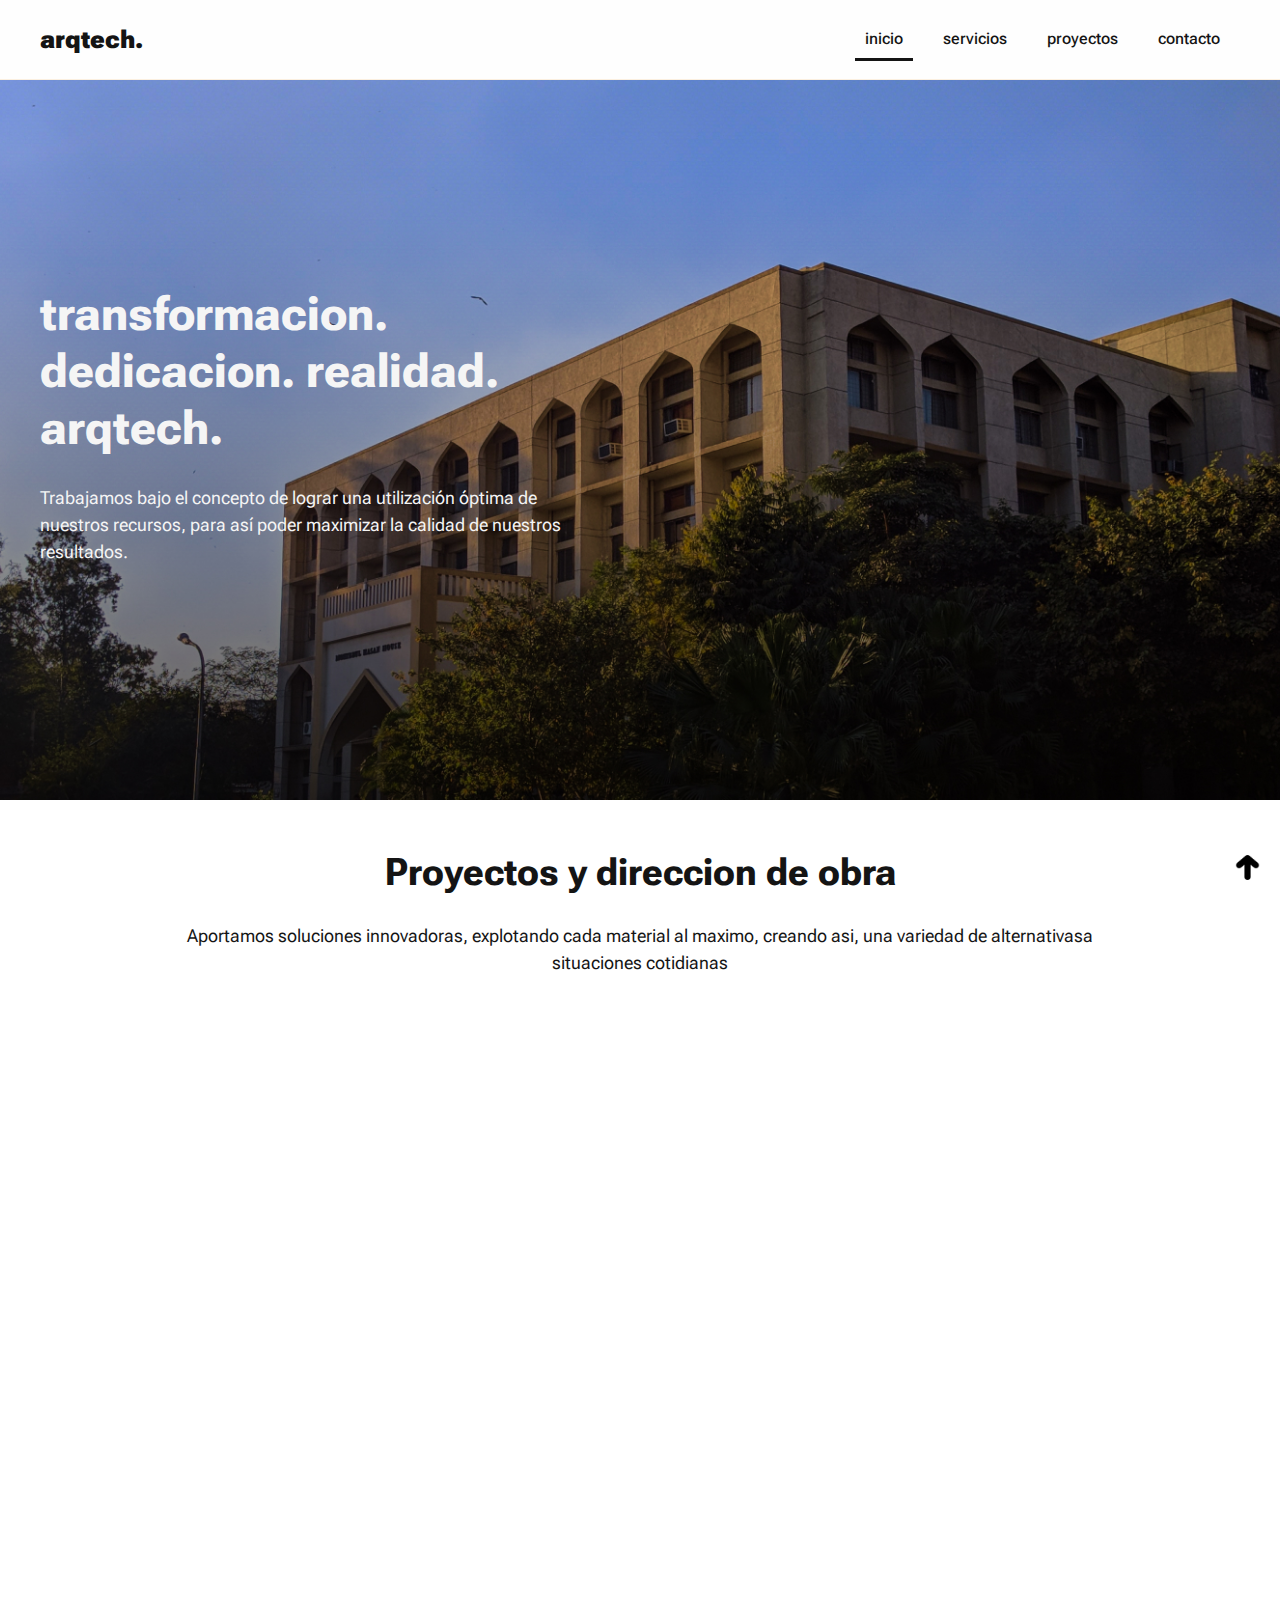
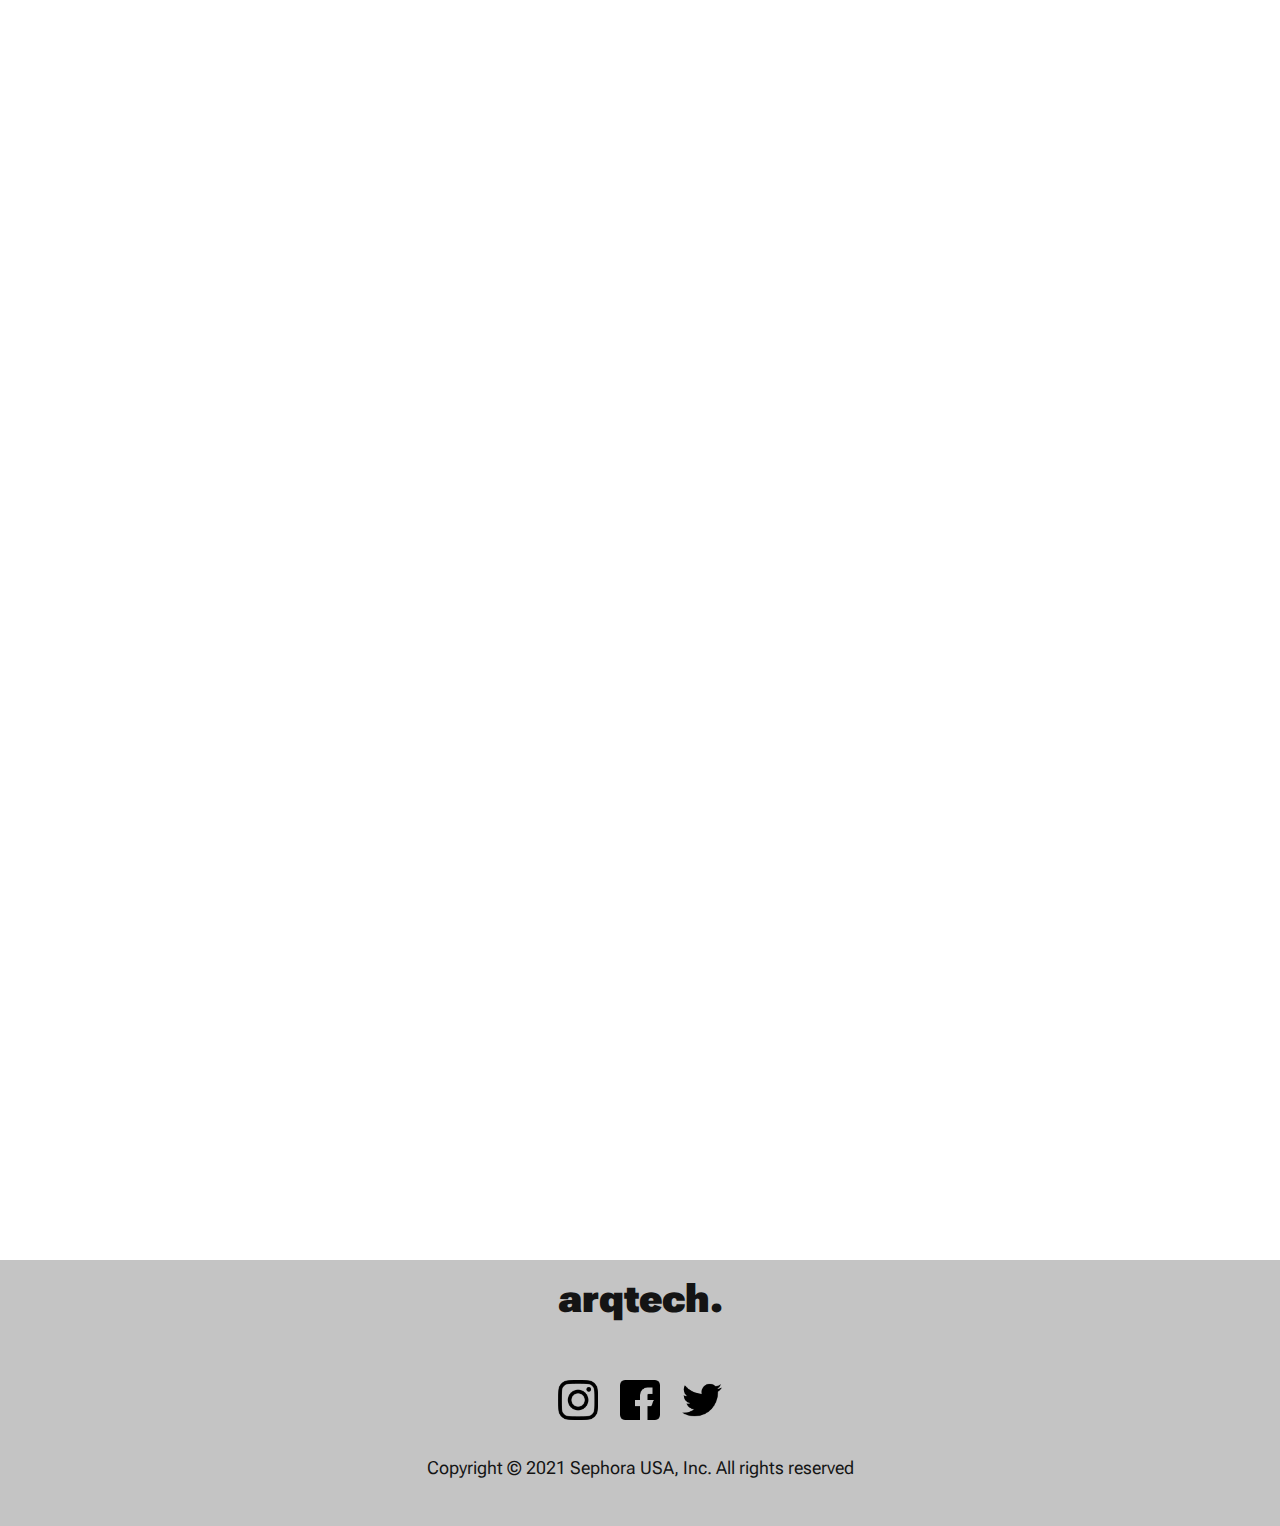
<file: index.html>
<!DOCTYPE html>
<html lang="es">

<head>
    <meta charset="UTF-8">
    <meta http-equiv="X-UA-Compatible" content="IE=edge">
    <meta name="viewport" content="width=device-width, initial-scale=1.0">
    <title>Inicio</title>

    <!-- favicon -->
    <link rel="shortcut icon" href="./assets/img/iconos/favicon.png" type="image/x-icon">
    <!-- css -->
    <link rel="stylesheet" href="./css/style.css">
    <!-- google fonts -->
    <link rel="preconnect" href="https://fonts.googleapis.com">
    <link rel="preconnect" href="https://fonts.gstatic.com" crossorigin>
    <link href="https://fonts.googleapis.com/css2?family=Roboto+Flex:wght@400;500;600;700;900&display=swap" rel="stylesheet">
    <!-- animate css -->
    <link rel="stylesheet" href="https://cdnjs.cloudflare.com/ajax/libs/animate.css/4.1.1/animate.min.css">
</head>

<body>



    <div id="arriba"></div>
    <!-- header -->
    <header>
        <div class="container">
            <h1 class="logo logoAnimado">arqtech.</h1>
            <nav>
                <ul>
                    <li><a class="active" href="./index.html">inicio</a></li>
                    <li><a href="./pages/sevicios.html">servicios</a></li>
                    <li><a href="./pages/proyectos.html">proyectos</a></li>
                    <li><a href="#contacto">contacto</a></li>
                </ul>
            </nav>
        </div>
    </header>

    <!-- main -->
    <main>

        <section class="hero heroInicio">
            <div class="container">
                <h2 class="txtWhite">transformacion. dedicacion. realidad. arqtech.</h2>
                <p class="txtWhite">Trabajamos bajo el concepto de lograr una utilización óptima de nuestros recursos,
                    para así poder maximizar la calidad de nuestros resultados.</p>
            </div>
        </section>

        <section class="container gridLayoutInicio">

            <!-- tarjetas hacia proyectos -->
            <section class="tittle">
                <h3>Proyectos y direccion de obra</h3>
                <p>Aportamos soluciones innovadoras, explotando cada material al maximo, creando asi, una variedad de
                    alternativasa situaciones cotidianas</p>
            </section>

            <a href="./pages/proyectos.html" class="card card1 wow animate__animated animate__fadeInLeft">
                <div class="bgCard"></div>
                <img src="./assets/img/fotos/esquina.png" alt="">
                <div class="cardTxt">
                    <h5>Reformas</h5>
                    <p class="txtWhite">San Isidro</p>
                </div>
            </a>
            <a href="./pages/proyectos.html" class="card card2 wow animate__animated animate__fadeInLeft">
                <div class="bgCard"></div>
                <img src="./assets/img/fotos/edificioRosa.jpg" alt="">
                <div class="cardTxt">
                    <h5>Reformas</h5>
                    <p class="txtWhite">San Isidro</p>
                </div>
            </a>
            <a href="./pages/proyectos.html" class="card card3  wow animate__animated animate__fadeInRight">
                <div class="bgCard"></div>
                <img src="./assets/img/fotos/edificioAmarillo.jpg" alt="">
                <div class="cardTxt">
                    <h5>Reformas</h5>
                    <p class="txtWhite">San Isidro</p>
                </div>
            </a>
            <a href="./pages/proyectos.html" class="card card4  wow animate__animated animate__fadeInRight">
                <div class="bgCard"></div>
                <img src="./assets/img/fotos/esquina.png" alt="">
                <div class="cardTxt">
                    <h5>Reformas</h5>
                    <p class="txtWhite">San Isidro</p>
                </div>
            </a>

            <!-- seccion hacia quienes somos y que hacemos -->
            <section class="verticalBox boxQuienesSomos wow animate__animated animate__zoomIn">
                <h3>Nuestro trabajo</h3>
                <p>Como estudio de arquitectura, realizamos proyectos y ejecución de obras de diferentes tipos y
                    escalas.</p>
                <p>Calidad, diseño y ubicación son nuestras premisas centrales para hacer arquitectura.</p>
                <p>Estas son las cualidades que se destacan en nuestros proyectos, diseñados con detalles estéticos,
                    materiales nobles y una excelente técnica constructiva.</p>
                <p>El equipo acompaña al cliente desde las ideas iniciales, hasta la materialización del espacio.</p>
                <button class="btnTransparent"><a href="./pages/sevicios.html">Ver mas</a></button>
            </section>
            <section class="verticalBox boxQueHacemos">
                <!-- tarjeta concepto -->
                <div class="tarjetaBox wow animate__animated animate__zoomIn">
                    <div class="iconBox bg1 centrar">
                        <img src="./assets/img/iconos/concepto.png"
                            alt="icono representando de manera abstracta un concepto" class="icono">
                    </div>
                    <div class="textBox">
                        <h5 class="cardTittle">CONCEPTO</h5>
                        <p>Lineamientos y criterios de diseño. Según presupuesto y necesidades. Transformación de las
                            ideas en proyecto de arquitectura.</p>
                    </div>
                </div>
                <!-- tarjeta proyecto -->
                <div class="tarjetaBox wow animate__animated animate__zoomIn">
                    <div class="iconBox bg2 centrar">
                        <img src="./assets/img/iconos/proyecto.png" alt="icono representando un plano" class="icono">
                    </div>
                    <div class="textBox">
                        <h5 class="cardTittle">PROYECTO</h5>
                        <p>Elaboración de documentación de obra. Obra nueva y remodelación. Documentación completa al
                            detalle.</p>
                    </div>
                </div>
                <!-- tarjeta direccion -->
                <div class="tarjetaBox  wow animate__animated animate__zoomIn">
                    <div class="iconBox bg3 centrar">
                        <img src="./assets/img/iconos/direccion.png" alt="icono representando un hombre con casco"
                            class="icono">
                    </div>
                    <div class="textBox">
                        <h5 class="cardTittle">DIRECCION</h5>
                        <p>Interpretación del proyecto ejecutivo y control de obra.</p>
                    </div>
                </div>
                <!-- tarjeta ejecucion -->
                <div class="tarjetaBox  wow animate__animated animate__zoomIn">
                    <div class="iconBox bg4 centrar">
                        <img src="./assets/img/iconos/ejecucion.png" alt="icono representando un muro de ladrillos"
                            class="icono">
                    </div>
                    <div class="textBox">
                        <h5 class="cardTittle">EJECUCION</h5>
                        <p>Administración de obra. Nos encargamos de realizar la logistica y gestion de todos lo
                            recursos necesarios para ejecutar tus obras.</p>
                    </div>
                </div>
            </section>

            <!-- ubicacion -->
            <section class="verticalBox boxUbicacion wow animate__animated animate__zoomIn">
                <h3>ubicacion</h3>
                <p>4517 Washington Ave. Manchester, Kentucky 39495</p>
                <p>(603) 555-0123</p>
                <p>georgia.young@example.com</p>
                <iframe
                    src="https://www.google.com/maps/embed?pb=!1m14!1m12!1m3!1d13101.777421080134!2d-58.49726015!3d-34.819918650000005!2m3!1f0!2f0!3f0!3m2!1i1024!2i768!4f13.1!5e0!3m2!1ses-419!2sar!4v1652384779746!5m2!1ses-419!2sar"
                    allowfullscreen="" loading="lazy" referrerpolicy="no-referrer-when-downgrade"></iframe>
            </section>


            <!-- contacto -->
            <section class="verticalBox boxContacto wow animate__animated animate__zoomIn">
                <h3 id="contacto">contacto</h3>
                <form action="">
                    <label for="name">Nombre completo</label>
                    <input id="name" type="text">

                    <label for="mail">Correo electronico</label>
                    <input id="mail" type="email">

                    <label for="phone">Telefono</label>
                    <input id="phone" type="text">

                    <label for="mensaje">Mensaje</label>
                    <textarea type="text" id="mensaje"></textarea>

                    <button class="btnTransparent" type="submit"><a href="#">Enviar mensaje</a></button>
                </form>
            </section>

        </section>
        <!-- final del grid layout -->
    </main>

    <!-- INICIO DEL FOOTER -->
    <footer class="bg1">
        <section class="container">
            <h2 class="logo">arqtech.</h2>
            <div class="menuSocial">
                <a href="https://www.instagram.com"><img src="./assets/img/iconos/001-instagram.png"
                        alt="ir a instagram"></a>
                <a href="https://es-la.facebook.com"><img src="./assets/img/iconos/002-facebook.png"
                        alt="ir a facebook"></a>
                <a href="https://twitter.com"><img src="./assets/img/iconos/003-gorjeo.png" alt="ir a twitter"></a>
            </div>
            <p>Copyright © 2021 Sephora USA, Inc. All rights reserved</p>
        </section>
    </footer>
    <!-- FINAL DEL FOOTER -->

    <!-- boton para subir -->
    <div class="irArriba"><a class="centrar" href="#arriba"><img src="./assets/img/iconos/flechaSubir.png"
                alt="subir al inicio"></a></div>
    <!-- fin boton parasubir -->

<!-- wow js -->
    <script src="./js/wow.min.js"></script>
    <script> new WOW().init(); </script>
</body>

</html>
</file>
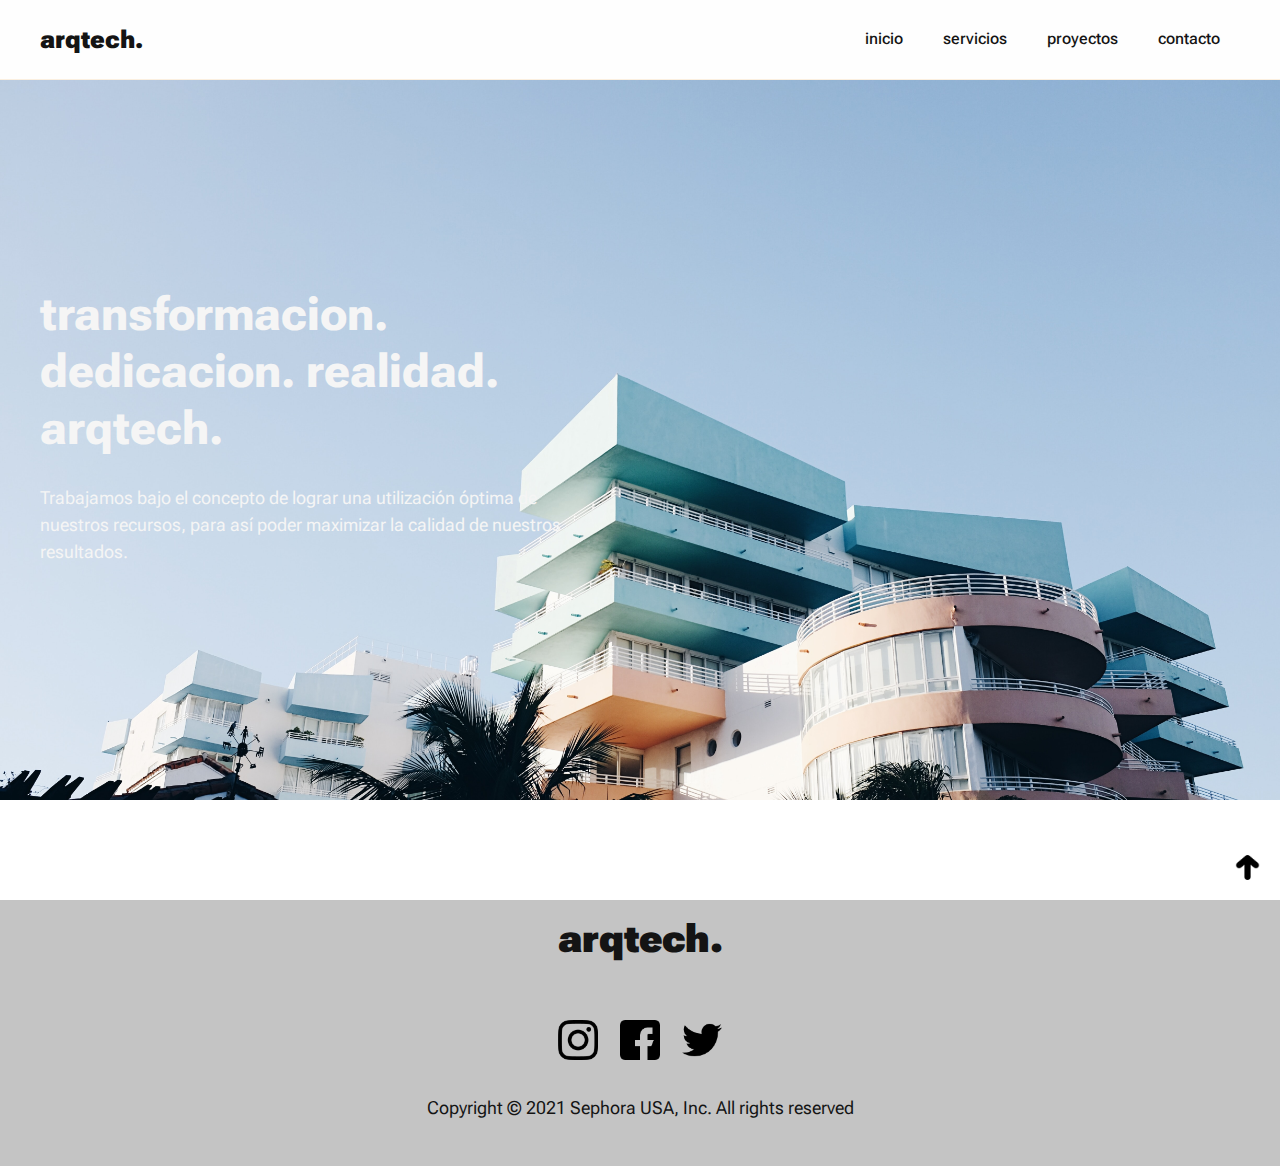
<file: pages/interno.html>
<!DOCTYPE html>
<html lang="es">

<head>
    <meta charset="UTF-8">
    <meta http-equiv="X-UA-Compatible" content="IE=edge">
    <meta name="viewport" content="width=device-width, initial-scale=1.0">
    <title>Blog</title>

    <!-- favicon -->
    <link rel="shortcut icon" href="../assets/img/iconos/favicon.png" type="image/x-icon">
    <!-- css -->
    <link rel="stylesheet" href="../css/style.css">
    <!-- google fonts -->
    <link rel="preconnect" href="https://fonts.googleapis.com">
    <link rel="preconnect" href="https://fonts.gstatic.com" crossorigin>
    <link href="https://fonts.googleapis.com/css2?family=Roboto+Flex:wght@400;500;600;700;900&display=swap" rel="stylesheet">
    <!-- animate css -->
    <link rel="stylesheet" href="https://cdnjs.cloudflare.com/ajax/libs/animate.css/4.1.1/animate.min.css">
    
</head>

<body>

    <div id="arriba"></div>
    <!-- header -->
    <header>
        <div class="container">
            <h1 class="logo logoAnimado">arqtech.</h1>
            <nav>
                <ul>
                    <li><a href="../index.html">inicio</a></li>
                    <li><a href="./sevicios.html">servicios</a></li>
                    <li><a href="./proyectos.html">proyectos</a></li>
                    <li><a href="#contacto">contacto</a></li>
                </ul>
            </nav>
        </div>
    </header>

    <!-- main -->

    <main>
        <section class="hero heroInterno">
            <div class="container">
                <h2 class="txtWhite">transformacion. dedicacion. realidad. arqtech.</h2>
                <p class="txtWhite">Trabajamos bajo el concepto de lograr una utilización óptima de nuestros recursos,
                    para así poder maximizar la calidad de nuestros resultados.</p>
            </div>
        </section>
    </main>

    <!-- INICIO DEL FOOTER -->
    <footer class="bg1">
        <section class="container">
            <h2 class="logo">arqtech.</h2>
            <div class="menuSocial">
                <a href="https://www.instagram.com"><img src="../assets/img/iconos/001-instagram.png"
                        alt="ir a instagram"></a>
                <a href="https://es-la.facebook.com"><img src="../assets/img/iconos/002-facebook.png"
                        alt="ir a facebook"></a>
                <a href="https://twitter.com"><img src="../assets/img/iconos/003-gorjeo.png" alt="ir a twitter"></a>
            </div>
            <p>Copyright © 2021 Sephora USA, Inc. All rights reserved</p>
        </section>
    </footer>
    <!-- FINAL DEL FOOTER -->

    <!-- boton para subir -->
    <div class="irArriba"><a class="centrar" href="#arriba"><img src="../assets/img/iconos/flechaSubir.png"
                alt="subir al inicio"></a></div>
    <!-- fin boton parasubir -->

<!-- wow js -->
    <script src="../scripts/wow.min.js"></script>
    <script> new WOW().init(); </script>

</body>

</html>
</file>
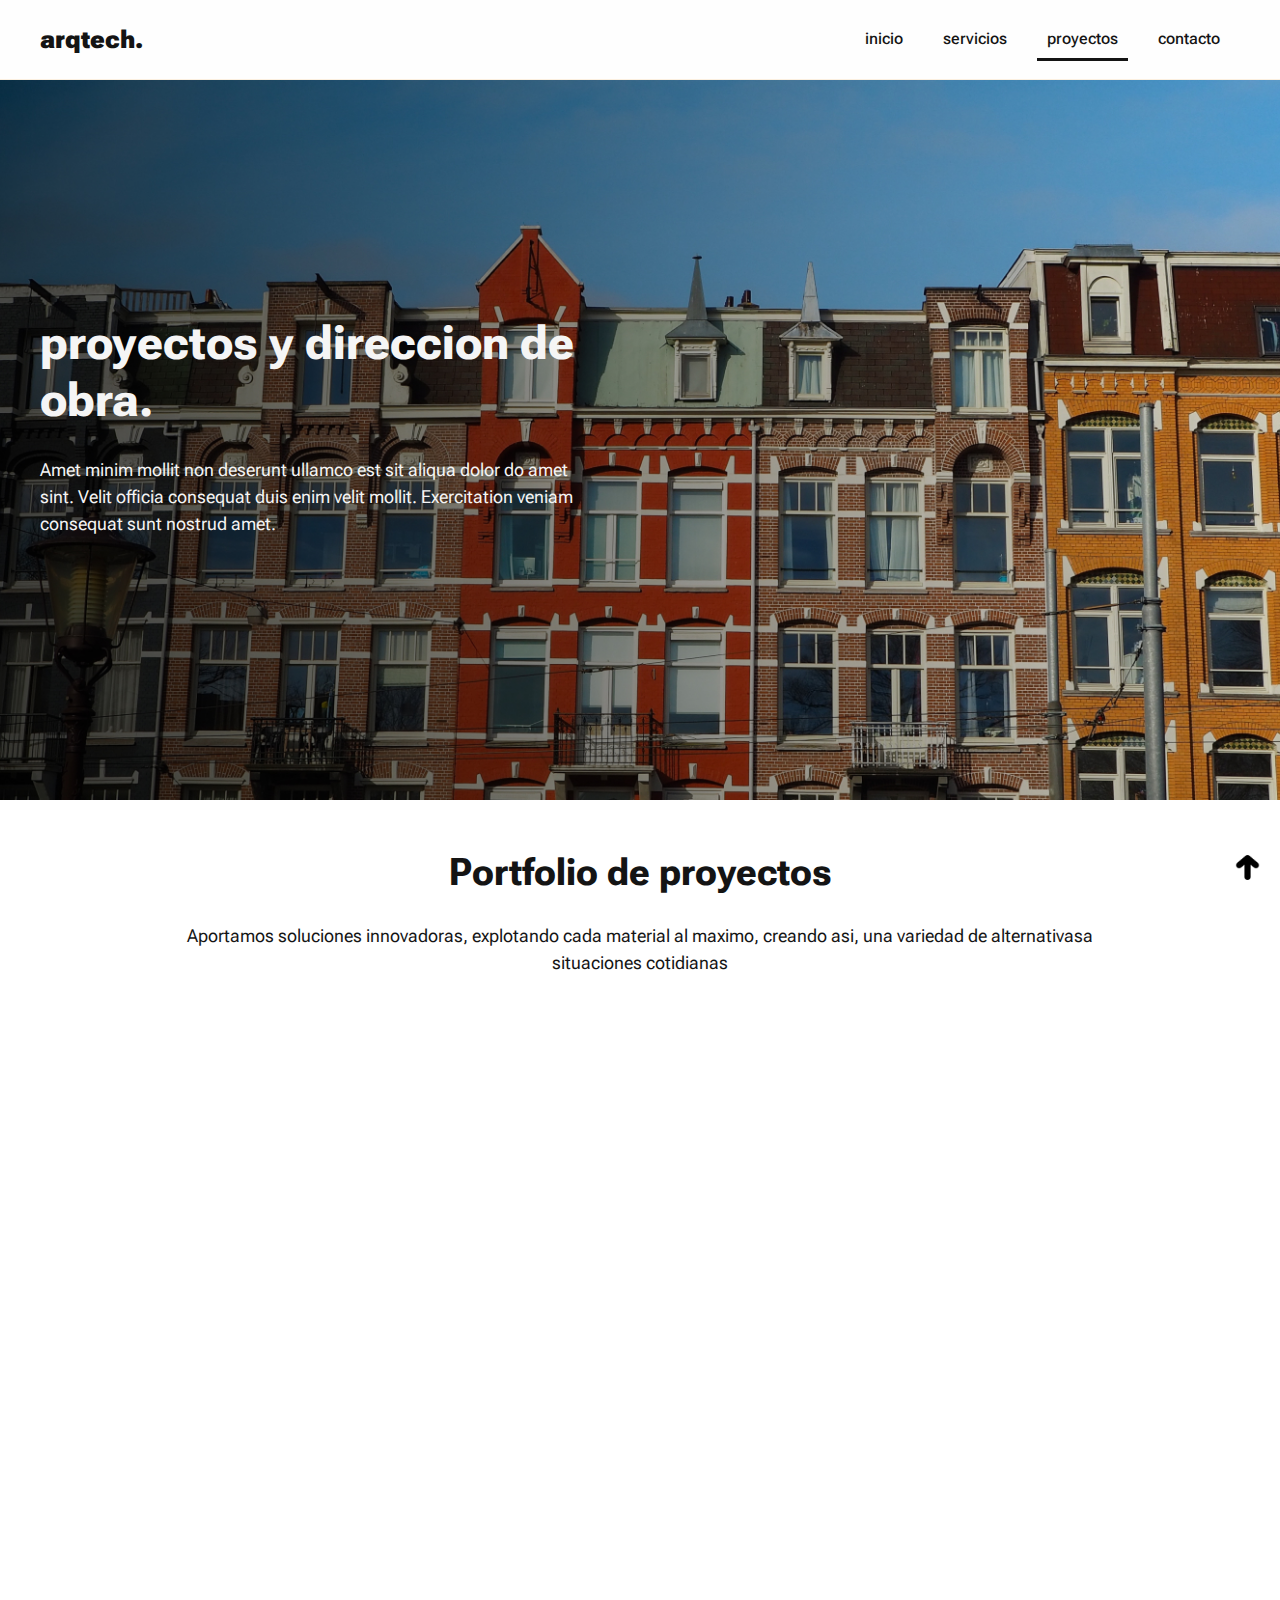
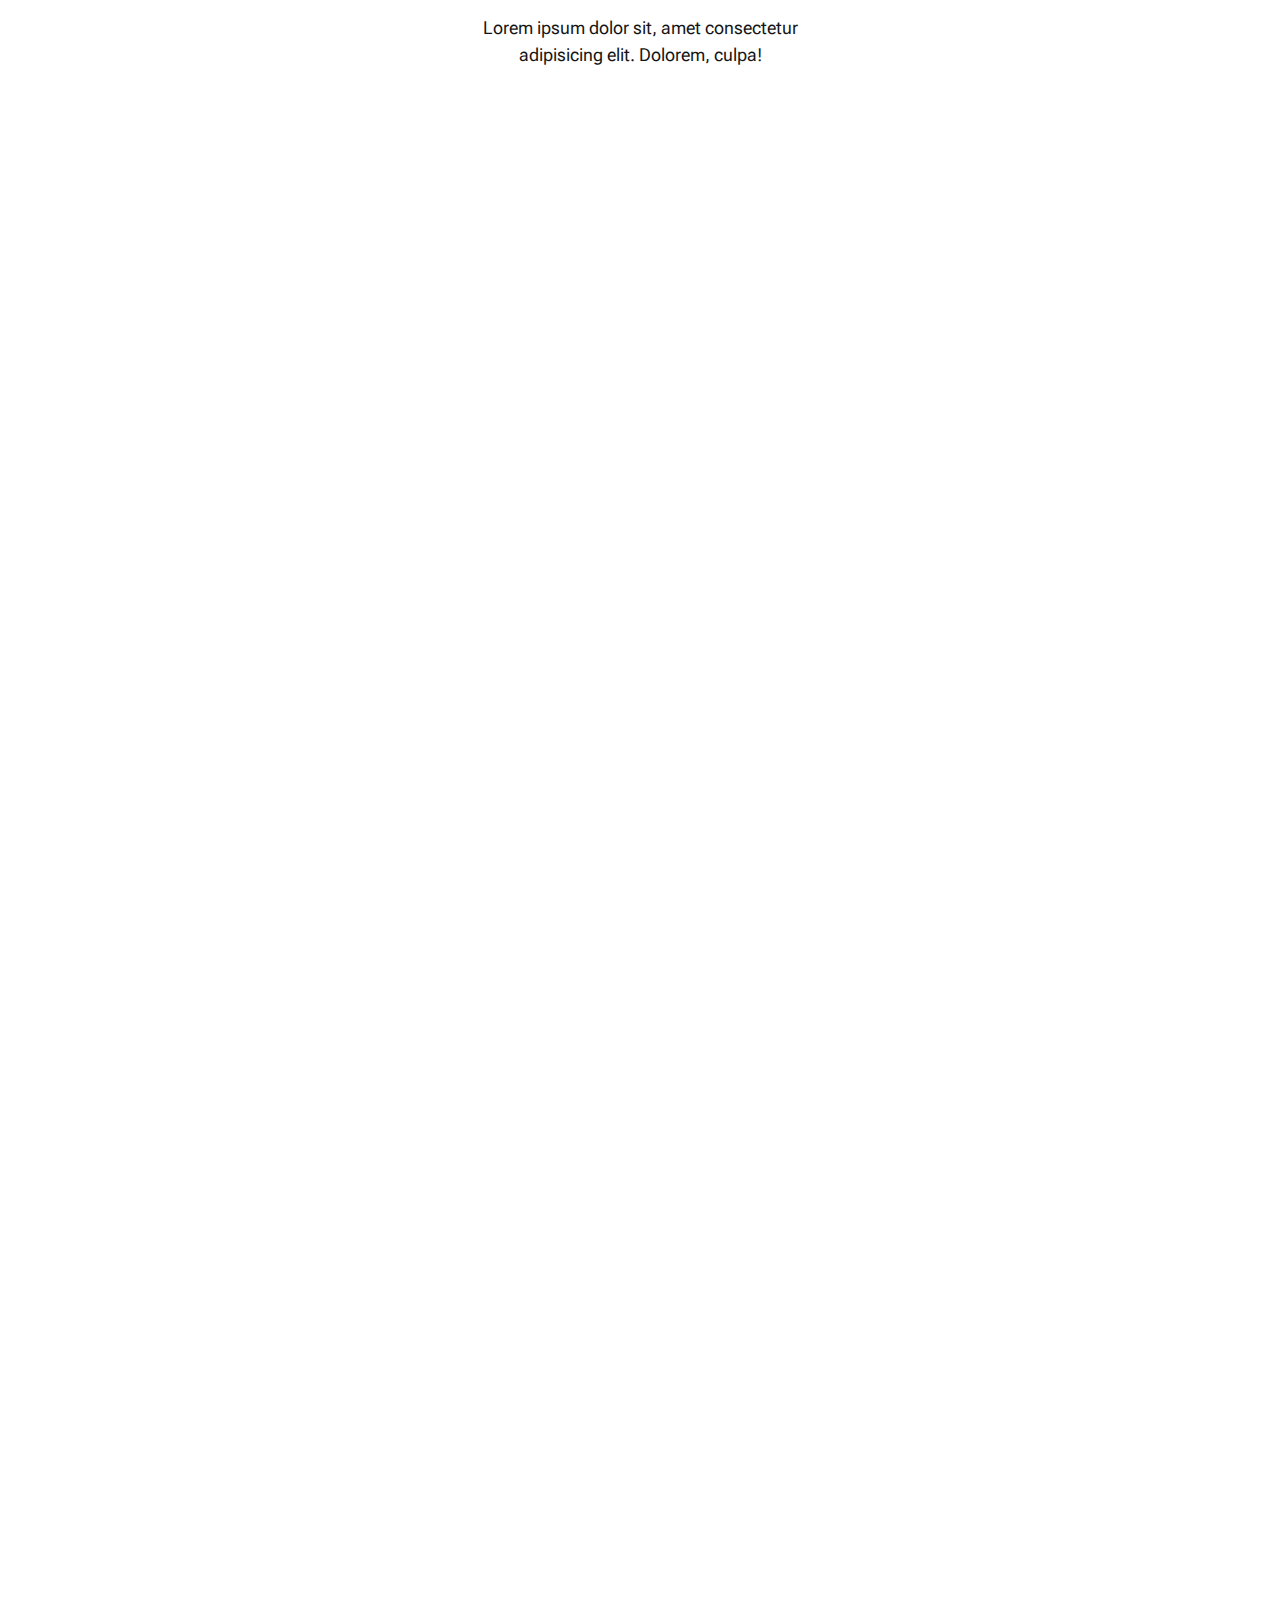
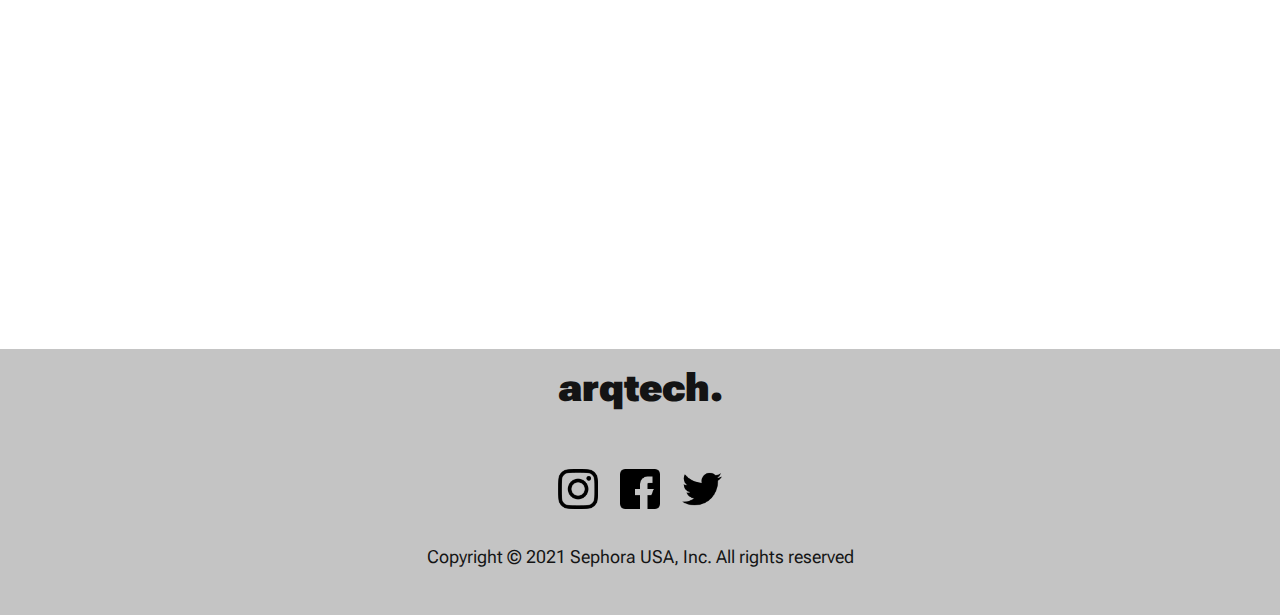
<file: pages/proyectos.html>
<!DOCTYPE html>
<html lang="es">

<head>
    <meta charset="UTF-8">
    <meta http-equiv="X-UA-Compatible" content="IE=edge">
    <meta name="viewport" content="width=device-width, initial-scale=1.0">
    <title>Proyectos</title>


    <!-- favicon -->
    <link rel="shortcut icon" href="../assets/img/iconos/favicon.png" type="image/x-icon">
    <!-- css -->
    <link rel="stylesheet" href="../css/style.css">
    <!-- google fonts -->
    <link rel="preconnect" href="https://fonts.googleapis.com">
    <link rel="preconnect" href="https://fonts.gstatic.com" crossorigin>
    <link href="https://fonts.googleapis.com/css2?family=Roboto+Flex:wght@400;500;600;700;900&display=swap"
        rel="stylesheet">
    <!-- animate css -->
    <link rel="stylesheet" href="https://cdnjs.cloudflare.com/ajax/libs/animate.css/4.1.1/animate.min.css">

</head>

<body>

    <div id="arriba"></div>
    <!-- header -->
    <header>
        <div class="container">
            <h1 class="logo logoAnimado">arqtech.</h1>
            <nav>
                <ul>
                    <li><a href="../index.html">inicio</a></li>
                    <li><a href="./sevicios.html">servicios</a></li>
                    <li><a class="active" href="./proyectos.html">proyectos</a></li>
                    <li><a href="#contacto">contacto</a></li>
                </ul>
            </nav>
        </div>
    </header>

    <!-- main -->

    <main>
        <section class="hero heroProyectos">
            <div class="container">
                <h2 class="txtWhite">proyectos y direccion de obra.</h2>
                <p class="txtWhite">Amet minim mollit non deserunt ullamco est sit aliqua dolor do amet sint. Velit
                    officia consequat duis enim velit mollit. Exercitation veniam consequat sunt nostrud amet.</p>
            </div>
        </section>

        <div class="gridLayoutProyectos">
            <section class="tittle">
                <h3>Portfolio de proyectos</h3>
                <p>Aportamos soluciones innovadoras, explotando cada material al maximo, creando asi, una variedad de
                    alternativasa situaciones cotidianas</p>
            </section>

            <a href="#" class="boxGaleria box1 boxGaleriaImg imgHorizontal wow animate__animated animate__fadeInLeft"><img
                    src="../assets/img/fotos/casaDosPisos.jpg" alt="casa de dos plantas en forma de l"></a>
            <div class="boxGaleria box2 centrar wow animate__animated animate__fadeInRight">
                <p>Lorem ipsum dolor sit, amet consectetur adipisicing elit. Dolorem, culpa!</p>
            </div>
            <a href="#" class="boxGaleria box3 boxGaleriaImg imgVertical wow animate__animated animate__fadeInLeft"><img src="../assets/img/fotos/casaModular.jpg"
                    alt="Casa de dos plantas modular con patio"></a>
            <div class="boxGaleria box4 centrar">
                <p>Lorem ipsum dolor sit, amet consectetur adipisicing elit. Dolorem, culpa!</p>
            </div>
            <a href="#" class="boxGaleria box5 boxGaleriaImg imgVertical wow animate__animated animate__fadeInRight"><img src="../assets/img/fotos/interior.jpg"
                    alt="Living a lado de una escalera de hierro y madera"></a>
            <div class="boxGaleria box6 centrar wow animate__animated animate__fadeInLeft">
                <p>Lorem ipsum dolor sit, amet consectetur adipisicing elit. Dolorem, culpa!</p>
            </div>
            <a href="#" class="boxGaleria box7 boxGaleriaImg imgHorizontal wow animate__animated animate__fadeInRight"><img src="../assets/img/fotos/casaTejas.jpg"
                    alt="Casa de estilo clasico con techo de tejas"></a>
            <a href="#" class="boxGaleria box8 boxGaleriaImg imgHorizontal wow animate__animated animate__fadeInLeft"><img
                    src="../assets/img/background/bgServicios.jpg"
                    alt="Imagen de la esquina de una casa con ladrillo a la vista"></a>
            <a href="#" class="boxGaleria box9 boxGaleriaImg imgHorizontal wow animate__animated animate__fadeInRight"><img
                    src="../assets/img/background/bgIndex.jpg" alt="Edificio con arquitectura arabe"></a>
            <div class="boxGaleria box10 centrar wow animate__animated animate__fadeInRight">
                <p>Lorem ipsum dolor sit, amet consectetur adipisicing elit. Dolorem, culpa!</p>
            </div>

            <!-- ubicacion -->
            <section class="verticalBox boxUbicacion wow animate__animated animate__zoomIn">
                <h3>ubicacion</h3>
                <p>4517 Washington Ave. Manchester, Kentucky 39495</p>
                <p>(603) 555-0123</p>
                <p>georgia.young@example.com</p>
                <iframe
                    src="https://www.google.com/maps/embed?pb=!1m14!1m12!1m3!1d13101.777421080134!2d-58.49726015!3d-34.819918650000005!2m3!1f0!2f0!3f0!3m2!1i1024!2i768!4f13.1!5e0!3m2!1ses-419!2sar!4v1652384779746!5m2!1ses-419!2sar"
                    allowfullscreen="" loading="lazy" referrerpolicy="no-referrer-when-downgrade"></iframe>
            </section>
            <!-- contacto -->
            <section class="verticalBox boxContacto wow animate__animated animate__zoomIn">
                <h3 id="contacto">contacto</h3>
                <form action="">
                    <label for="name">Nombre completo</label>
                    <input id="name" type="text">
                    <label for="mail">Correo electronico</label>
                    <input id="mail" type="email">
                    <label for="phone">Telefono</label>
                    <input id="phone" type="text">
                    <label for="mensaje">Mensaje</label>
                    <textarea type="text" id="mensaje"></textarea>
                    <button class="btnTransparent" type="submit"><a href="#">Enviar mensaje</a></button>
                </form>
            </section>

        </div>
    </main>

    <!-- INICIO DEL FOOTER -->
    <footer class="bg1">
        <section class="container">
            <h2 class="logo">arqtech.</h2>
            <div class="menuSocial">
                <a href="https://www.instagram.com"><img src="../assets/img/iconos/001-instagram.png"
                        alt="ir a instagram"></a>
                <a href="https://es-la.facebook.com"><img src="../assets/img/iconos/002-facebook.png"
                        alt="ir a facebook"></a>
                <a href="https://twitter.com"><img src="../assets/img/iconos/003-gorjeo.png" alt="ir a twitter"></a>
            </div>
            <p>Copyright © 2021 Sephora USA, Inc. All rights reserved</p>
        </section>
    </footer>
    <!-- FINAL DEL FOOTER -->

    <!-- boton para subir -->
    <div class="irArriba"><a class="centrar" href="#arriba"><img src="../assets/img/iconos/flechaSubir.png"
                alt="subir al inicio"></a></div>
    <!-- fin boton parasubir -->

    <!-- wow js -->
    <script src="../js/wow.min.js"></script>
    <script> new WOW().init(); </script>
</body>

</html>
</file>
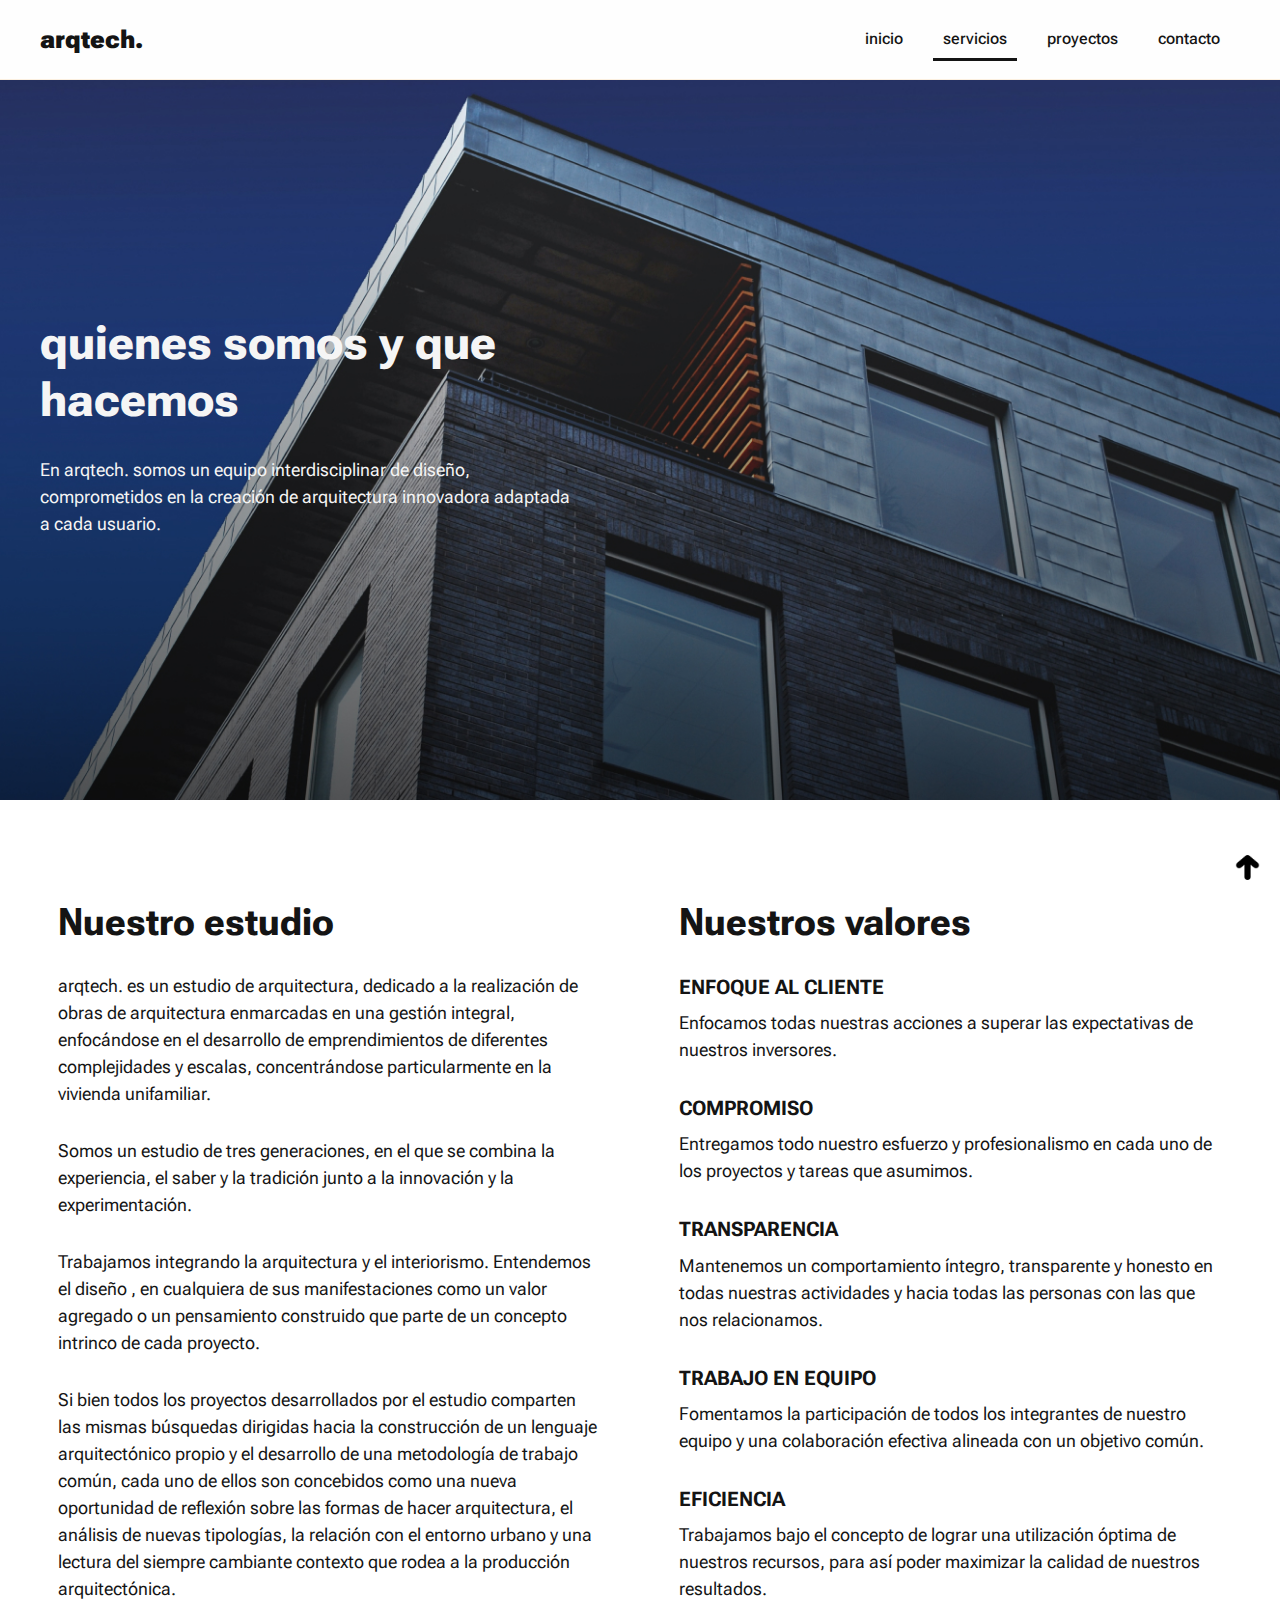
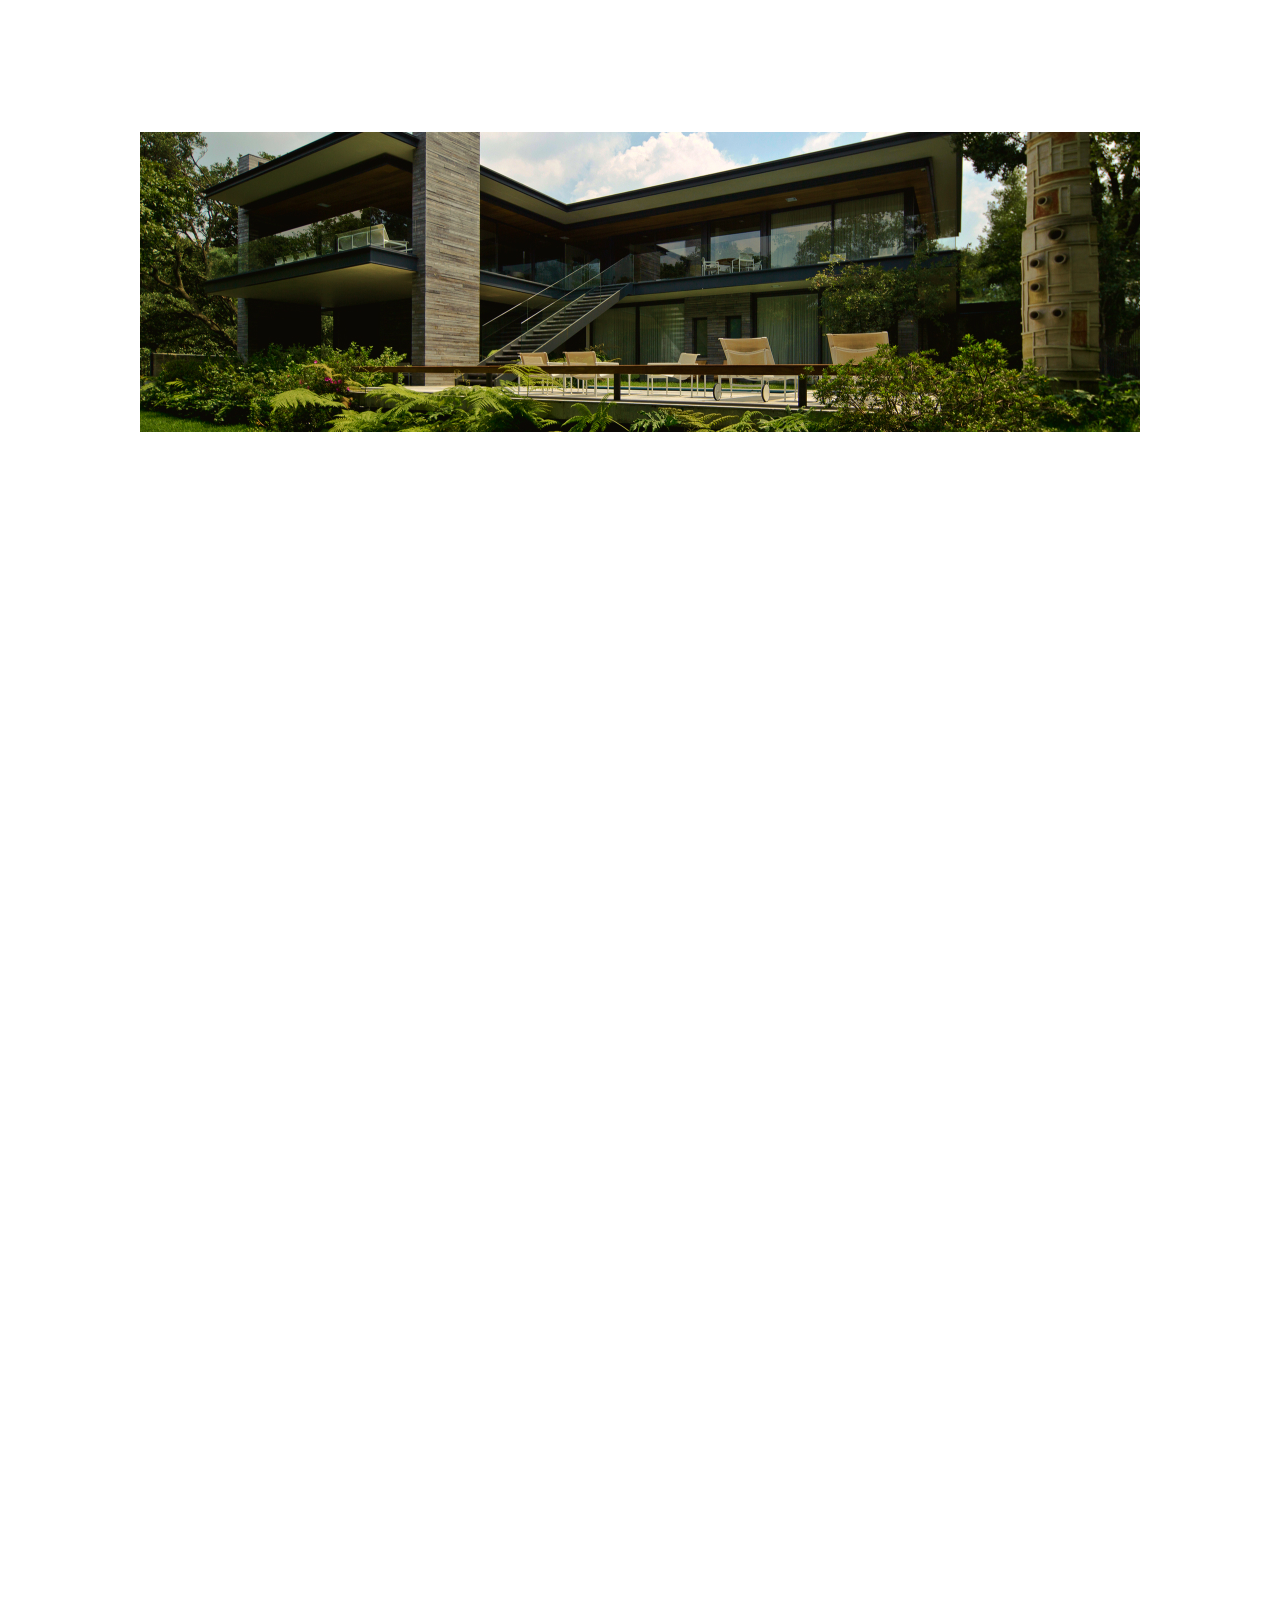
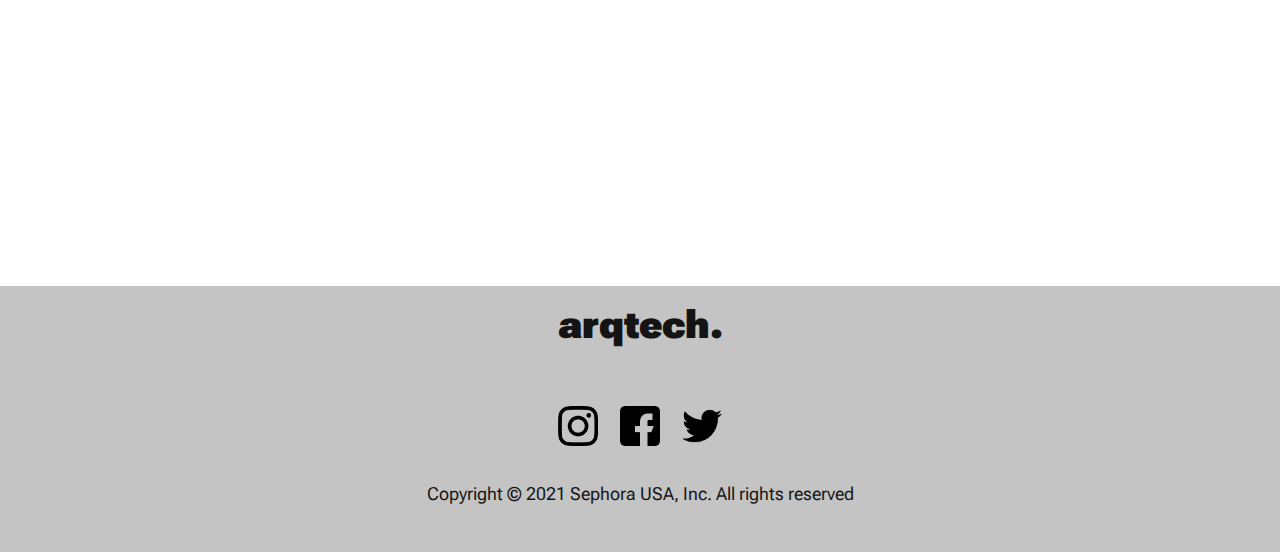
<file: pages/sevicios.html>
<!DOCTYPE html>
<html lang="es">

<head>
    <meta charset="UTF-8">
    <meta http-equiv="X-UA-Compatible" content="IE=edge">
    <meta name="viewport" content="width=device-width, initial-scale=1.0">
    <title>Servicios</title>

    <!-- favicon -->
    <link rel="shortcut icon" href="../assets/img/iconos/favicon.png" type="image/x-icon">
    <!-- css -->
    <link rel="stylesheet" href="../css/style.css">
    <!-- google fonts -->
    <link rel="preconnect" href="https://fonts.googleapis.com">
    <link rel="preconnect" href="https://fonts.gstatic.com" crossorigin>
    <link href="https://fonts.googleapis.com/css2?family=Roboto+Flex:wght@400;500;600;700;900&display=swap" rel="stylesheet">
    <!-- animate css -->
    <link rel="stylesheet" href="https://cdnjs.cloudflare.com/ajax/libs/animate.css/4.1.1/animate.min.css">

</head>

<body>

    <div id="arriba"></div>
    <!-- header -->
    <header>
        <div class="container">
            <h1 class="logo logoAnimado">arqtech.</h1>
            <nav>
                <ul>
                    <li><a href="../index.html">inicio</a></li>
                    <li><a class="active" href="./sevicios.html">servicios</a></li>
                    <li><a href="./proyectos.html">proyectos</a></li>
                    <li><a href="#contacto">contacto</a></li>
                </ul>
            </nav>
        </div>
    </header>

    <!-- main -->

    <main>
        <section class="hero heroServicios">
            <div class="container">
                <h2 class="txtWhite">quienes somos y que hacemos</h2>
                <p class="txtWhite">En arqtech. somos un equipo interdisciplinar de diseño, comprometidos en la creación
                    de arquitectura innovadora adaptada a cada usuario.</p>
            </div>
        </section>

        <div class="container gridLayoutServicios">
            <!-- Nuestro estudio -->
            <section class="verticalBox boxNuestroEstudio wow animate__animated animate__zoomIn">
                <h3>Nuestro estudio</h3>
                <p>arqtech. es un estudio de arquitectura, dedicado a la realización de obras de arquitectura enmarcadas
                    en una gestión integral, enfocándose en el desarrollo de emprendimientos de diferentes complejidades
                    y escalas, concentrándose particularmente en la vivienda unifamiliar.</p>
                <p>Somos un estudio de tres generaciones, en el que se combina la experiencia, el saber y la tradición
                    junto a la innovación y la experimentación.</p>
                <p>Trabajamos integrando la arquitectura y el interiorismo. Entendemos el diseño , en cualquiera de sus
                    manifestaciones como un valor agregado o un pensamiento construido que parte de un concepto intrinco
                    de cada proyecto.</p>
                <p>Si bien todos los proyectos desarrollados por el estudio comparten las mismas búsquedas dirigidas
                    hacia la construcción de un lenguaje arquitectónico propio y el desarrollo de una metodología de
                    trabajo común, cada uno de ellos son concebidos como una nueva oportunidad de reflexión sobre las
                    formas de hacer arquitectura, el análisis de nuevas tipologías, la relación con el entorno urbano y
                    una lectura del siempre cambiante contexto que rodea a la producción arquitectónica.</p>
            </section>

            <!-- Nuestros valores -->
            <section class="verticalBox boxValores wow animate__animated animate__zoomIn">
                <h3>Nuestros valores</h3>
                <h5>ENFOQUE AL CLIENTE</h5>
                <p>Enfocamos todas nuestras acciones a superar las expectativas de nuestros inversores.</p>
                <h5>COMPROMISO</h5>
                <p>Entregamos todo nuestro esfuerzo y profesionalismo en cada uno de los proyectos y tareas que
                    asumimos.</p>
                <h5>TRANSPARENCIA</h5>
                <p>Mantenemos un comportamiento íntegro, transparente y honesto en todas nuestras actividades y hacia
                    todas las personas con las que nos relacionamos.</p>
                <h5>TRABAJO EN EQUIPO</h5>
                <p>Fomentamos la participación de todos los integrantes de nuestro equipo y una colaboración efectiva
                    alineada con un objetivo común.</p>
                <h5>EFICIENCIA</h5>
                <p>Trabajamos bajo el concepto de lograr una utilización óptima de nuestros recursos, para así poder
                    maximizar la calidad de nuestros resultados.</p>
            </section>

            <!-- banner -->
            <section class="banner"></section>

            <!-- quienes somos -->
            <section class="verticalBox boxQuienesSomos wow animate__animated animate__zoomIn">
                <h3>Nuestro trabajo</h3>
                <p>Como estudio de arquitectura, realizamos proyectos y ejecución de obras de diferentes tipos y
                    escalas.</p>
                <p>Calidad, diseño y ubicación son nuestras premisas centrales para hacer arquitectura.</p>
                <p>Estas son las cualidades que se destacan en nuestros proyectos, diseñados con detalles estéticos,
                    materiales nobles y una excelente técnica constructiva.</p>
                <p>El equipo acompaña al cliente desde las ideas iniciales, hasta la materialización del espacio.</p>
            </section>

            <!-- que hacemos -->
            <section class="verticalBox boxQueHacemos">
                <!-- tarjeta concepto -->
                <div class="tarjetaBox wow animate__animated animate__zoomIn">
                    <div class="iconBox bg1 centrar">
                        <img src="../assets/img/iconos/concepto.png"
                            alt="icono representando de manera abstracta un concepto" class="icono">
                    </div>
                    <div class="textBox">
                        <h5 class="cardTittle">CONCEPTO</h5>
                        <p>Lineamientos y criterios de diseño. Según presupuesto y necesidades. Transformación de las
                            ideas en proyecto de arquitectura.</p>
                    </div>
                </div>
                <!-- tarjeta proyecto -->
                <div class="tarjetaBox wow animate__animated animate__zoomIn">
                    <div class="iconBox bg2 centrar">
                        <img src="../assets/img/iconos/proyecto.png" alt="icono representando un plano" class="icono">
                    </div>
                    <div class="textBox">
                        <h5 class="cardTittle">PROYECTO</h5>
                        <p>Elaboración de documentación de obra. Obra nueva y remodelación. Documentación completa al
                            detalle.</p>
                    </div>
                </div>
                <!-- tarjeta direccion -->
                <div class="tarjetaBox wow animate__animated animate__zoomIn">
                    <div class="iconBox bg3 centrar">
                        <img src="../assets/img/iconos/direccion.png" alt="icono representando un hombre con casco"
                            class="icono">
                    </div>
                    <div class="textBox">
                        <h5 class="cardTittle">DIRECCION</h5>
                        <p>Interpretación del proyecto ejecutivo y control de obra.</p>
                    </div>
                </div>
                <!-- tarjeta ejecucion -->
                <div class="tarjetaBox wow animate__animated animate__zoomIn">
                    <div class="iconBox bg4 centrar">
                        <img src="../assets/img/iconos/ejecucion.png" alt="icono representando un muro de ladrillos"
                            class="icono">
                    </div>
                    <div class="textBox">
                        <h5 class="cardTittle">EJECUCION</h5>
                        <p>Administración de obra. Nos encargamos de realizar la logistica y gestion de todos lo
                            recursos necesarios para ejecutar tus obras.</p>
                    </div>
                </div>
            </section>

            <!-- ubicacion -->
            <section class="verticalBox boxUbicacion wow animate__animated animate__zoomIn">
                <h3>ubicacion</h3>
                <p>4517 Washington Ave. Manchester, Kentucky 39495</p>
                <p>(603) 555-0123</p>
                <p>georgia.young@example.com</p>
                <iframe
                    src="https://www.google.com/maps/embed?pb=!1m14!1m12!1m3!1d13101.777421080134!2d-58.49726015!3d-34.819918650000005!2m3!1f0!2f0!3f0!3m2!1i1024!2i768!4f13.1!5e0!3m2!1ses-419!2sar!4v1652384779746!5m2!1ses-419!2sar"
                    allowfullscreen="" loading="lazy" referrerpolicy="no-referrer-when-downgrade"></iframe>
            </section>

            <!-- contacto -->
            <section class="verticalBox boxContacto wow animate__animated animate__zoomIn">
                <h3 id="contacto">contacto</h3>
                <form action="">
                    <label for="name">Nombre completo</label>
                    <input id="name" type="text">

                    <label for="mail">Correo electronico</label>
                    <input id="mail" type="email">

                    <label for="phone">Telefono</label>
                    <input id="phone" type="text">

                    <label for="mensaje">Mensaje</label>
                    <textarea type="text" id="mensaje"></textarea>

                    <button class="btnTransparent" type="submit"><a href="#">Enviar mensaje</a></button>
                </form>
            </section>

        </div>
        <!-- final grid -->
    </main>

    <!-- INICIO DEL FOOTER -->
    <footer class="bg1">
        <section class="container">
            <h2 class="logo">arqtech.</h2>
            <div class="menuSocial">
                <a href="https://www.instagram.com"><img src="../assets/img/iconos/001-instagram.png"
                        alt="ir a instagram"></a>
                <a href="https://es-la.facebook.com"><img src="../assets/img/iconos/002-facebook.png"
                        alt="ir a facebook"></a>
                <a href="https://twitter.com"><img src="../assets/img/iconos/003-gorjeo.png" alt="ir a twitter"></a>
            </div>
            <p>Copyright © 2021 Sephora USA, Inc. All rights reserved</p>
        </section>
    </footer>
    <!-- FINAL DEL FOOTER -->

    <!-- boton para subir -->
    <div class="irArriba"><a class="centrar" href="#arriba"><img src="../assets/img/iconos/flechaSubir.png"
                alt="subir al inicio"></a></div>
    <!-- fin boton parasubir -->

<!-- wow js -->
    <script src="../js/wow.min.js"></script>
    <script> new WOW().init(); </script>
</body>

</html>
</file>
<file: css/style.css>
/* ESTILOS BASICOS Y RESET */
* {
    margin: 0;
    padding: 0;
    text-decoration: none;
    list-style: none;
    font-family: 'Roboto Flex', sans-serif;
    scroll-behavior: smooth;
    box-sizing: border-box;
    color: #141414;
}

html {
    font-size: 62.5%;
}

header,
main,
footer {
    width: 100%;
}

/* FUENTES Y TEXTO */
/* FUENTES */

.logo {
    font-size: 2.5rem;
    font-weight: 900;
}

/* ANIMACION LOGO */
.logoAnimado {
    animation: animacionLogo 0.8s cubic-bezier(0.215, 0.610, 0.355, 1.000);
    animation-delay: 0.3s;
}

@keyframes animacionLogo {
    0% {
        letter-spacing: -1rem;
        transform: translateZ(-100px);
        opacity: 0;
    }

    50% {
        opacity: 0.6;
    }

    100% {
        transform: translateZ(0);
        opacity: 1;
        letter-spacing: normal;
    }
}

h2 {
    font-size: 4.8rem;
    font-weight: 700;
    margin-bottom: 2.8rem;
}

h3 {
    font-size: 3.8rem;
    font-weight: 700;
    margin-bottom: 2.8rem;
}

h5 {
    font-size: 2rem;
    text-transform: uppercase;
    margin-bottom: .7rem;
}

a {
    font-size: 1.6rem;
    font-weight: 500;
}

p {
    font-size: 1.8rem;
    line-height: 27px;
    margin-bottom: 3rem;
}

.txtWhite {
    color: whitesmoke;
}

/* CONTENEDORES GENERALES */
.container {
    width: 100%;
    max-width: 1200px;
    margin: 0 auto;
}

.tittle {
    text-align: center;
    max-width: 80%;
    margin: 5rem auto;
}

.centrar {
    display: flex;
    justify-content: center;
    align-items: center;
}

.verticalBox {
    margin-top: 10rem;
    display: flex;
    flex-direction: column;
    justify-content: space-between;
}

/* ESTILOS PARA LOS BOTONES */
button {
    border: none;
    display: inherit;
    background-color: transparent;
}

.btnTransparent a {
    font-weight: 700;
    display: inline-block;
    padding: 16px 52px;
    border: 2px solid #141414;
    background-color: transparent;
    transition: cubic-bezier(0.175, 0.885, 0.32, 1.275) .8s;
}

.btnTransparent a:hover {
    background-color: #141414;
    color: whitesmoke;
}

/* Boton subir */
#arriba {
    position: absolute;
    top: 0;
}

.irArriba a {
    width: 100%;
    height: 100%;
}

.irArriba img {
    width: 45px;
    padding: 10px;
    border-radius: 5px;
    position: fixed;
    bottom: 10px;
    right: 10px;
    transition: all 0.3s;
}

.irArriba img:hover,
.menuSocial img:hover {
    background-color: #c4c4c4;
    animation: subirAnimacion ease-in 0.8s;
}

@keyframes subirAnimacion {
    0% {
        transform: scale(1, 1);
    }

    20% {
        transform: scale(1.2, 0.5);
    }

    40% {
        transform: scale(0.8, 1.2);
    }

    60% {
        transform: scale(1.3, 0.6);
    }

    80% {
        transform: scale(0.9, 1.1);
    }

    100% {
        transform: scale(1, 1);
    }
}

/* fin boton subir */

/* botones redes sociales */
.menuSocial {
    text-align: center;
    margin: 2rem 0;
}

.menuSocial img {
    width: 60px;
    padding: 10px;
    border-radius: 5px;
}

/* ESTILOS HEADER */
header {
    height: 8rem;
    padding: 0 18px;
    background-color: #fefefe;
    border-bottom: 1px solid rgba(250, 235, 215, 0.8);
}

header .container,
ul {
    height: 100%;
    display: flex;
    flex-wrap: wrap;
    justify-content: space-between;
    align-items: center;
}

header a {
    display: inline-block;
    padding: 1rem 1rem;
    margin: 0 1rem;
    border-bottom: 3px solid transparent;
}

header a:hover,
.active {
    border-color: #141414;
}

/* ESTILOS PARA EL MAIN */

.heroInicio {
    background-image: url(../assets/img/background/bgIndex.jpg);
}

.heroServicios {
    background-image: url(../assets/img/background/bgServicios.jpg);
}

.heroProyectos {
    background-image: url(../assets/img/background/bgProyectos.jpg);
}

.heroInterno {
    background-image: url(../assets/img/background/bgHero.jpg);
}

.hero {
    width: 100%;
    height: 80vh;
    background-size: cover;
    padding: 0 18px;
    background-position: center;
    display: flex;
    flex-direction: column;
    justify-content: center;
}

.hero h2,
.hero p {
    max-width: 45%;
}

/* +++++++++++++++++++++++++++++++++++ SOLO INDEX.HTML ++++++++++++++++++++++++++++++++++++ */
/* ********************************** GRID LAYOUT INICIO ********************************** */
.gridLayoutInicio {
    display: grid;
    grid-template-areas:
        /* 4 columnas */
        "tittleCard tittleCard tittleCard tittleCard"
        "card1 card2 card3 card4"
        "boxQuienesSomos boxQuienesSomos boxQueHacemos boxQueHacemos"
        "boxUbicacion boxUbicacion boxContacto boxContacto";
    grid-template-columns: repeat(4, 1fr);
    column-gap: 2rem;
    grid-template-rows: auto auto auto;
    padding: 0 18px;
}

.gridLayoutInicio .tittle {
    grid-area: tittleCard;
}

.card1 {
    grid-area: card1;
}

.card2 {
    grid-area: card2;
}

.card3 {
    grid-area: card3;
}

.card4 {
    grid-area: card4;
}

.boxQuienesSomos {
    grid-area: boxQuienesSomos;
}

.boxQueHacemos {
    grid-area: boxQueHacemos;
}

.boxUbicacion {
    grid-area: boxUbicacion;
}

.boxContacto {
    grid-area: boxContacto;
}

/* ********************************** FINAL GRID LAYOUT INICIO ********************************** */

/* estilos para las cards con imagenes en el index  */
.card {
    width: auto;
    max-width: 320px;
    height: 350px;
    overflow: hidden;
    position: relative;
}

.card:hover .bgCard {
    opacity: 0.7;
}

.card:hover .cardTxt {
    opacity: 1;
}

.card1,
.card4 {
    animation-delay: 0.2s !important;
}

.card img {
    position: absolute;
    top: 0;
    object-fit: cover;
    z-index: -2;
}

.card .bgCard {
    width: 100%;
    height: 100%;
    background: rgba(20, 20, 20, 1);
    opacity: 0.2;
    z-index: -1;
    transition: ease 0.35s;
}

.card .cardTxt {
    width: 100%;
    height: 100%;
    position: absolute;
    top: 0;
    left: 0;
    display: flex;
    flex-direction: column;
    align-items: center;
    justify-content: center;
    opacity: 0;
}

.cardTxt>h5 {
    background-color: transparent;
    color: whitesmoke;
    font-size: 18px;
}

/* +++++++++++++++++++++++++++++++++++ FINAL SOLO INDEX.HTML ++++++++++++++++++++++++++++++++++++ */



/* +++++++++++++++++++++++++++++++++++++ SOLO PROYECTOS.HTML ++++++++++++++++++++++++++++++++++++ */
/* ************************************ GRID LAYOUT PROYECTOS *********************************** */
.gridLayoutProyectos {
    width: 100%;
    max-width: 1200px;
    margin: 0 auto;
    display: grid;
    grid-template-areas:
        /* 6 columnas */
        "tittle tittle tittle tittle tittle tittle"
        "box1 box1 box1 box1 box2 box2"
        "box3 box3 box4 box4 box5 box5"
        "box6 box6 box7 box7 box7 box7"
        "box8 box8 box8 box8 box9 box9"
        "box8 box8 box8 box8 box10 box10"
        "box8 box8 box8 box8 box10 box10"
        "boxUbicacion boxUbicacion boxUbicacion boxContacto boxContacto boxContacto";
    grid-template-columns: repeat(6, 1fr);
    grid-template-rows: auto 400px 400px 400px 200px 200px 100px auto;
    padding: 0 18px;
}

.heroProyectos {
    grid-area: hero;
}

.gridLayoutProyectos .tittle {
    grid-area: tittle;
}

.box1 {
    grid-area: box1;
}

.box2 {
    grid-area: box2;
}

.box3 {
    grid-area: box3;
}

.box4 {
    grid-area: box4;
}

.box5 {
    grid-area: box5;
}

.box6 {
    grid-area: box6;
}

.box7 {
    grid-area: box7;
}

.box8 {
    grid-area: box8;
}

.box9 {
    grid-area: box9;
}

.box10 {
    grid-area: box10;
}

.boxGaleria {
    overflow: hidden;
}

.boxGaleriaImg {
    background-color: black;
}

.boxGaleria img {
    min-height: 100%;
    transition: opacity 0.35s;
}

.boxGaleriaImg:hover img {
    opacity: 0.3;
}

.box2,
.box4,
.box6,
.box10 {
    padding: 3rem;
    text-align: center;
}

.imgHorizontal img {
    max-width: 110%;
}

.imgVertical img {
    height: 100%;
}

/* ********************************** FINAL GRID LAYOUT PROYECTOS ******************************* */
/* +++++++++++++++++++++++++++++++++++ FINAL SOLO PROYECTOS.HTML ++++++++++++++++++++++++++++++++ */


/*++++++++++++++++++++++++++++++++++++++++ GRID SERVICIOS ++++++++++++++++++++++++++++++++++++++++*/
.gridLayoutServicios {
    display: grid;
    grid-template-areas:
        /* 2 columnas */
        "boxEstudio boxValores"
        "boxBanner boxBanner"
        "boxQuienesSomos boxQueHacemos"
        "boxUbicacion boxContacto";
    grid-template-columns: repeat(2, 1fr);
    grid-template-rows: auto auto auto auto;
    column-gap: 2rem;
    justify-content: space-between;
    padding: 0 18px;
}

.boxNuestroEstudio {
    grid-area: boxEstudio;
}

.boxValores {
    grid-area: boxValores;
    justify-self: flex-end;
}

.boxNuestroEstudio,
.boxValores {
    max-width: 95%;
}

.banner {
    grid-area: boxBanner;
    width: 100%;
    height: 300px;
    margin-top: 10rem;
    background-image: url(../assets/img/fotos/casaDosPisos.jpg);
    background-repeat: no-repeat;
    background-position: center center;
}

/*+++++++++++++++++++++++++++++++++++++ FINAL GRID SERVICIOS +++++++++++++++++++++++++++++++++++++*/

.tarjetaBox {
    display: flex;
    align-items: flex-start;
}

.iconBox {
    width: 115px;
    height: 115px;
    padding: 5px;
    margin-right: 70px;
    border-radius: 5px;
    margin-bottom: 2rem;
}

.bg1 {
    background-color: #c4c4c4;
}

.bg2 {
    background-color: #EEE8BE;
}

.bg3 {
    background-color: #BEC1ED;
}

.bg4 {
    background-color: #B2DFDB;
}

/* CONTACTO Y UBICACION */
label {
    font-size: 1.2rem;
    display: block;
    margin-bottom: 1rem;
}

input,
textarea {
    width: 100%;
    background-color: #E5E5E5;
    border: none;
    border-radius: 5px;
    padding: 10px;
    margin-bottom: 2.5rem;
}

iframe {
    width: 80%;
    height: 350px;
    border: none;
}

footer {
    padding: 1.5rem 0;
    margin-top: 10rem;
}

footer .logo {
    font-size: 4rem;
}

footer .container {
    display: flex;
    flex-direction: column;
    justify-content: space-around;
    align-items: center;
}



/* tttttttttttttttttttttttttttttttttttttttttttttttttttttttttttttttttt */
/************************ MEDIASQUERIES TABLET ************************/
@media (min-width: 601px) and (max-width: 1024px) {

    html {
        font-size: 58%;
    }

    header .container {
        flex-direction: column;
    }

    .hero {
        height: auto;
        padding: 5rem;
        max-height: 700px;
    }

    .hero .container {
        padding: 0 50px;
    }

    .hero h2,
    .hero p {
        max-width: 70%;
    }

    .gridLayoutInicio {
        display: grid;
        grid-template-areas:
            /* 2 columnas */
            "tittleCard tittleCard"
            "card1 card2"
            "card3 card4"
            "boxQuienesSomos boxQuienesSomos"
            "boxQueHacemos boxQueHacemos"
            "boxContacto boxContacto"
            "boxUbicacion boxUbicacion";
        grid-template-columns: repeat(2, 1fr);
        row-gap: 2rem;
        grid-template-rows: repeat(7, auto);
    }

    .gridLayoutProyectos {
        width: 100%;
        max-width: 1200px;
        display: grid;
        grid-template-areas:
            /* 2 columnas */
            "tittle tittle"
            "box1 box1"
            "box2 box3"
            "box7 box7"
            "box4 box5"
            "box6 box6"
            "box8 box8"
            "box10 box10"
            "box9 box9"
            "boxContacto boxContacto"
            "boxUbicacion boxUbicacion";
        grid-template-columns: repeat(2, 1fr);
        grid-template-rows: auto repeat(4, auto) 200px auto 200px auto auto;
    }

    .gridLayoutServicios {
        display: grid;
        grid-template-areas:
            /* 2 columnas */
            "boxEstudio boxValores"
            "boxQuienesSomos boxQuienesSomos"
            "boxBanner boxBanner"
            "boxQueHacemos boxQueHacemos"
            "boxContacto boxContacto"
            "boxUbicacion boxUbicacion";
        grid-template-columns: repeat(2, 1fr);
        grid-template-rows: repeat(5, auto);
    }

    .imgHorizontal img {
        height: 100%;
    }

    .imgVertical img {
        width: auto;
    }

    button a {
        width: 100%;
    }

    button,
    iframe {
        width: 100%;
    }

    h2 {
        font-size: 3.8rem;
    }

    .card {
        max-width: 100%;
    }

    .card img {
        width: 100%;
        min-height: 350px;
    }

}

/* +++++++++++++++++++++++++++++++++++++++++++++++++++++++++++++++++++ */
/* ***********************MEDIAS QUERIES MOBILE*********************** */


@media (max-width: 600px) {

    * {
        width: 100%;
    }

    html {
        font-size: 55.5555%;
    }

    h3,
    .textBox {
        text-align: center;
    }

    /* CAMBIOS AL HEADER */
    header {
        height: auto;
    }

    header .logo {
        padding: 1rem 0 1.5rem 0;
    }

    header nav ul li,
    .logo {
        width: auto;
        text-align: center;
    }

    header a {
        padding: 1rem .8rem;
    }

    header .container,
    ul {
        justify-content: center;
        padding: 0;
    }

    /* CAMBIOS AL HERO */
    .hero {
        height: 70vh;
        justify-content: flex-end;
        margin-bottom: 5rem;
        padding-bottom: 1.5rem;
    }

    .hero p,
    .hero h2 {
        max-width: 100%;
    }

    .tarjetaBox {
        flex-direction: column;
        align-items: center;
    }

    .tarjetaBox .iconBox {
        margin: 0 0 3rem 0;
    }

    .gridLayoutInicio {
        display: grid;
        grid-template-areas:
            "tittleCard"
            "card1"
            "card2"
            "card3"
            "card4"
            "boxQuienesSomos"
            "boxQueHacemos"
            "boxContacto"
            "boxUbicacion";
        grid-template-columns: 1fr;
        grid-template-rows: repeat(9, auto);
        justify-items: center;
    }

    .gridLayoutInicio .tittle {
        width: 100%;
        max-width: 100%;
    }

    .gridLayoutProyectos {
        width: 100%;
        max-width: 1200px;
        display: grid;
        grid-template-areas:
            "tittle tittle"
            "box1 box1"
            "box2 box3"
            "box7 box7"
            "box4 box5"
            "box6 box6"
            "box8 box8"
            "box10 box10"
            "box9 box9"
            "boxContacto boxContacto"
            "boxUbicacion boxUbicacion"
        ;
        grid-template-columns: repeat(2, 1fr);
        grid-template-rows: auto repeat(11, auto);
    }

    .imgHorizontal img {
        height: 100%;
        object-fit: fill;
    }

    .imgVertical img {
        width: 100%;
    }

    .heroProyectos {
        background-position: unset;
    }

    .gridLayoutServicios {
        display: grid;
        grid-template-areas:
            "boxEstudio"
            "boxValores"
            "boxBanner"
            "boxQuienesSomos"
            "boxQueHacemos"
            "boxContacto"
            "boxUbicacion";
        grid-template-columns: 1fr;
        column-gap: 1rem;
        grid-template-rows: repeat(7, auto);
    }

    .card {
        width: 100%;
    }

    .card .cardTxt,
    card>.cardTxt>p {
        text-align: center;
    }

    iframe {
        width: 100%;
    }
}
</file>
